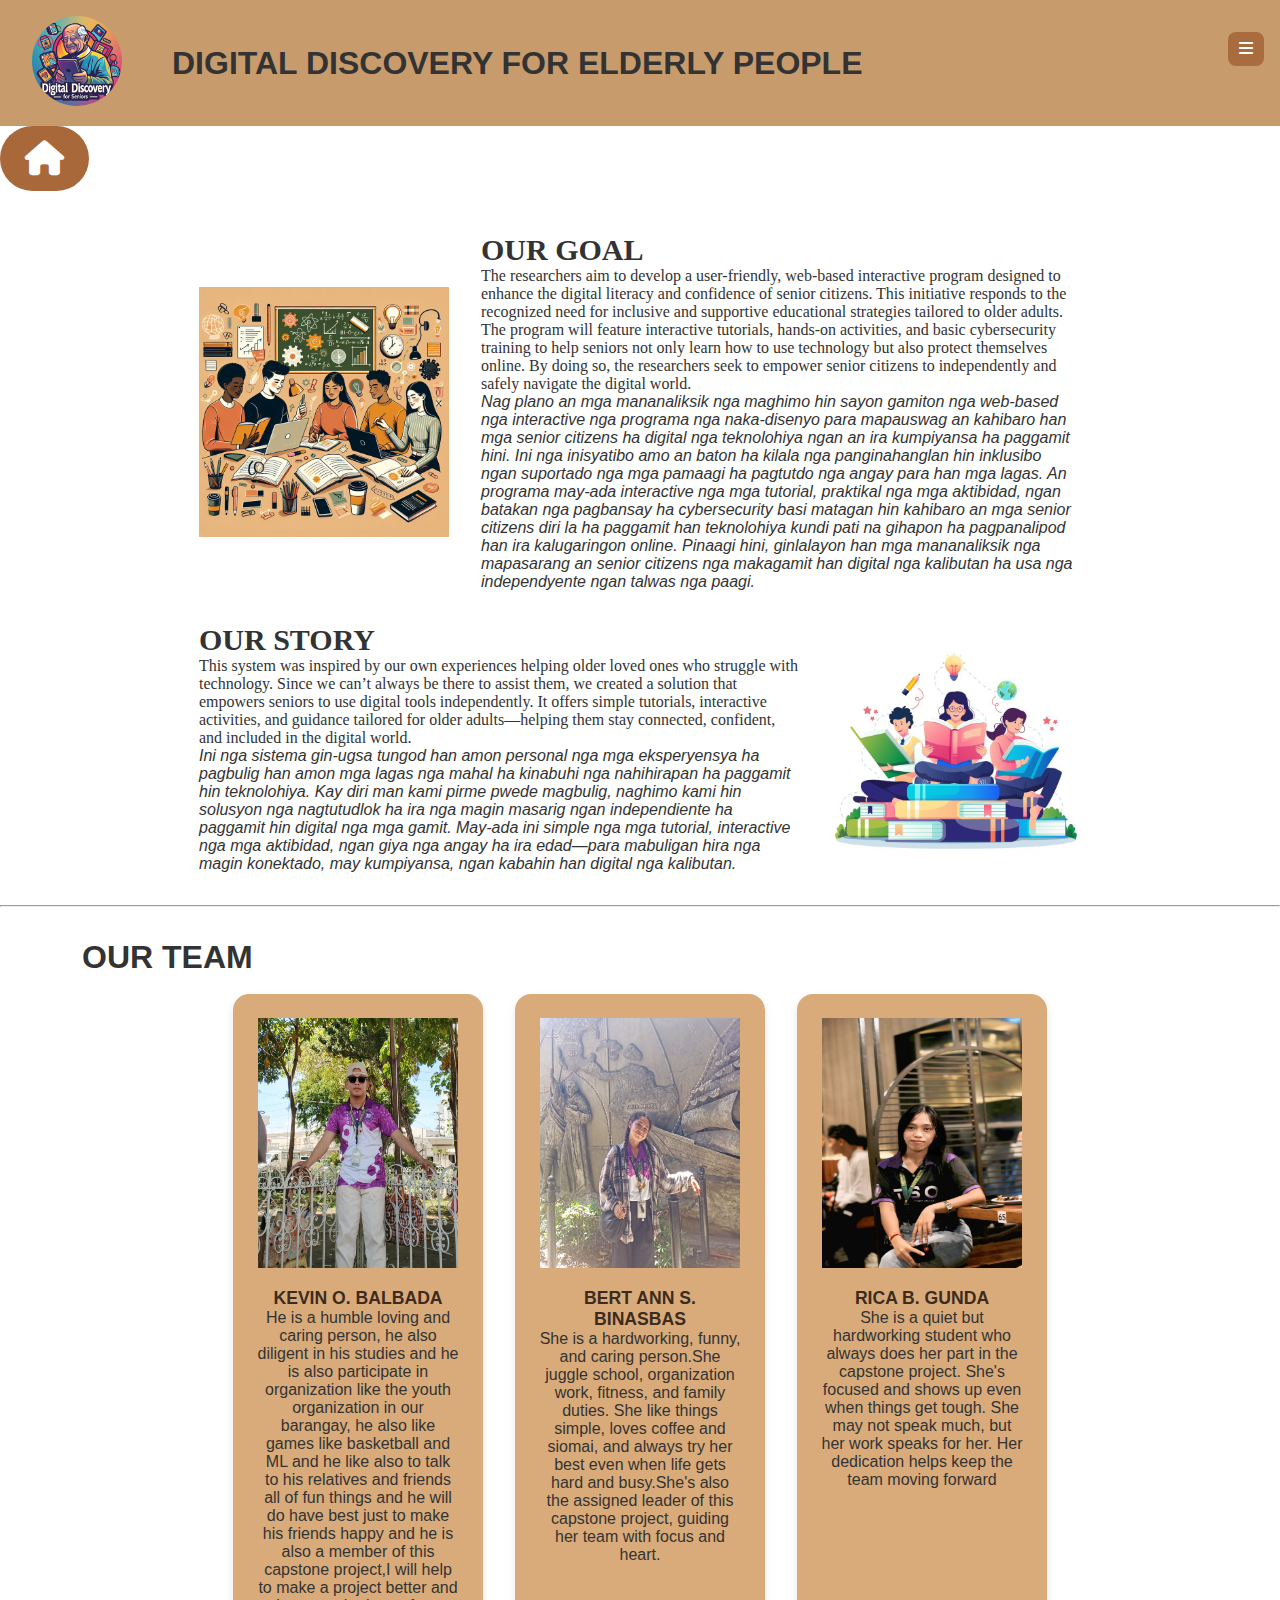
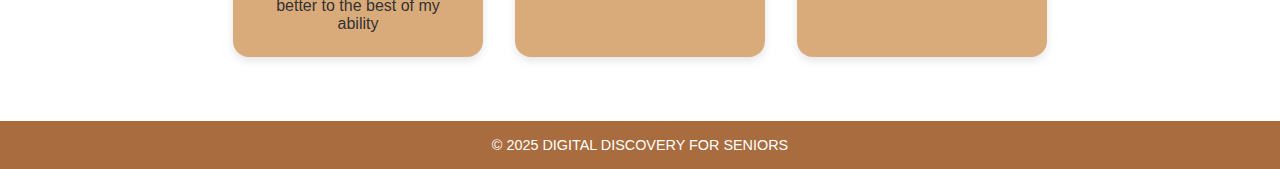
<file: about.html>
<!DOCTYPE html>
<html lang="en">

<head>
    <meta charset="UTF-8" />
    <meta name="viewport" content="width=device-width, initial-scale=1.0" />
    <title>Digital Discovery for Seniors</title>
    <link rel="shortcut icon" href="xFiles/xlogo.jpg" />
    <link rel="stylesheet" href="https://cdnjs.cloudflare.com/ajax/libs/font-awesome/6.4.0/css/all.min.css" />
    <link rel="stylesheet" href="css/css.css">
</head>

<body>

    <!-- Header -->
    <header>
        <div class="logo">
            <img src="xFiles/xlogo.jpg" alt="Logo">
        </div>
        <h1> DIGITAL DISCOVERY FOR ELDERLY PEOPLE</h1>
        <div class="menu-toggle" onclick="toggleNavbar()">
            <i class="fas fa-bars"></i>
        </div>

        <!-- Sidebar Navbar -->
        <nav class="navbar" id="navbar">
            <a href="index.html"><i class="fas fa-home"></i><span>Home</span></a>
            <a href="#home"><i class="fas fa-question"></i><span>About Us</span></a>
            <a href="index.html"><i class="fas fa-graduation-cap"></i><span>Lessons</span></a>
        </nav>
    </header>
    <a href="index.html" class="button-link1" title="Return to Home">
        <i class="fas fa-home"></i>
    </a>
    <!-- Hero Section -->
    <section id="home" class="about">
        <img src="xFiles/GOAL.jpg">
        <div class="text">
            <h3> OUR GOAL</h3>
            <span>The researchers aim to develop a user-friendly, web-based interactive program designed to enhance the
                digital literacy and confidence of senior citizens. This initiative responds to the recognized need for
                inclusive and supportive educational strategies tailored to older adults. The program will feature
                interactive tutorials, hands-on activities, and basic cybersecurity training to help seniors not only
                learn how to use technology but also protect themselves online. By doing so, the researchers seek to
                empower senior citizens to independently and safely navigate the digital world.<br>
                <em>Nag plano an mga mananaliksik nga maghimo hin sayon gamiton nga web-based nga interactive nga
                    programa nga naka-disenyo para mapauswag an kahibaro han mga senior citizens ha digital nga
                    teknolohiya ngan an ira kumpiyansa ha paggamit hini. Ini nga inisyatibo amo an baton ha kilala nga
                    panginahanglan hin inklusibo ngan suportado nga mga pamaagi ha pagtutdo nga angay para han mga
                    lagas. An programa may-ada interactive nga mga tutorial, praktikal nga mga aktibidad, ngan batakan
                    nga pagbansay ha cybersecurity basi matagan hin kahibaro an mga senior citizens diri la ha paggamit
                    han teknolohiya kundi pati na gihapon ha pagpanalipod han ira kalugaringon online. Pinaagi hini,
                    ginlalayon han mga mananaliksik nga mapasarang an senior citizens nga makagamit han digital nga
                    kalibutan ha usa nga independyente ngan talwas nga paagi.</em>
            </span>
        </div>
        <div class="text">
            <h3> OUR STORY </h3>
            <span>This system was inspired by our own experiences helping older loved ones who struggle with technology.
                Since we can’t always be there to assist them, we created a solution that empowers seniors to use
                digital tools independently. It offers simple tutorials, interactive activities, and guidance tailored
                for older adults—helping them stay connected, confident, and included in the digital world.
                <br>
                <em>Ini nga sistema gin-ugsa tungod han amon personal nga mga eksperyensya ha pagbulig han amon mga
                    lagas nga mahal ha kinabuhi nga nahihirapan ha paggamit hin teknolohiya. Kay diri man kami pirme
                    pwede magbulig, naghimo kami hin solusyon nga nagtutudlok ha ira nga magin masarig ngan
                    independiente ha paggamit hin digital nga mga gamit. May-ada ini simple nga mga tutorial,
                    interactive nga mga aktibidad, ngan giya nga angay ha ira edad—para mabuligan hira nga magin
                    konektado, may kumpiyansa, ngan kabahin han digital nga kalibutan.

                </em>
            </span>
        </div>
        <img src="xFiles/STORY.jpg">
    </section>
    <hr>
    <!-- Courses Section -->
    <section id="courses" class="courses">
        <h1>OUR TEAM</h1> <br>
        <div class="box-container">
            <div class="box1">
                <img src="xFiles/about_kevin.jpg" alt="MY Icon">
                <h3>KEVIN O. BALBADA</h3>
                <P> He is a humble loving and caring person, he also diligent in his studies and he is also participate
                    in organization like the youth organization in our barangay, he also like games like basketball and
                    ML and he like also to talk to his relatives and friends all of fun things and he will do have best
                    just to make his friends happy and he is also a member of this capstone project,I will help to make
                    a project better and better to the best of my ability
                </P>
            </div>
            <div class="box1">
                <img src="xFiles/about_bert.jpg" alt="MY Icon">
                <h3>BERT ANN S. BINASBAS</h3>
                <P> She is a hardworking, funny, and caring person.She juggle school, organization work, fitness, and
                    family
                    duties. She like things simple, loves coffee and siomai, and always try her best even when life
                    gets hard and busy.She's also the assigned leader of this capstone project, guiding her team with
                    focus and heart.
                </P>
            </div>
            <div class="box1">
                <img src="xFiles/about_rica.jpg" alt="MY Icon">
                <h3>RICA B. GUNDA</h3>
                <P>She is a quiet but hardworking student who always does her part in the capstone project. She's
                    focused and shows up even when things get tough. She may not speak much, but her work
                    speaks for her. Her dedication helps keep the team moving forward</P>
            </div>
        </div>
    </section>

    <!-- Footer -->
    <footer>
        © 2025 DIGITAL DISCOVERY FOR SENIORS
    </footer>

</body>

<script>
    function toggleNavbar() {
        document.getElementById('navbar').classList.toggle('show');
    }
</script>


</html>
</file>
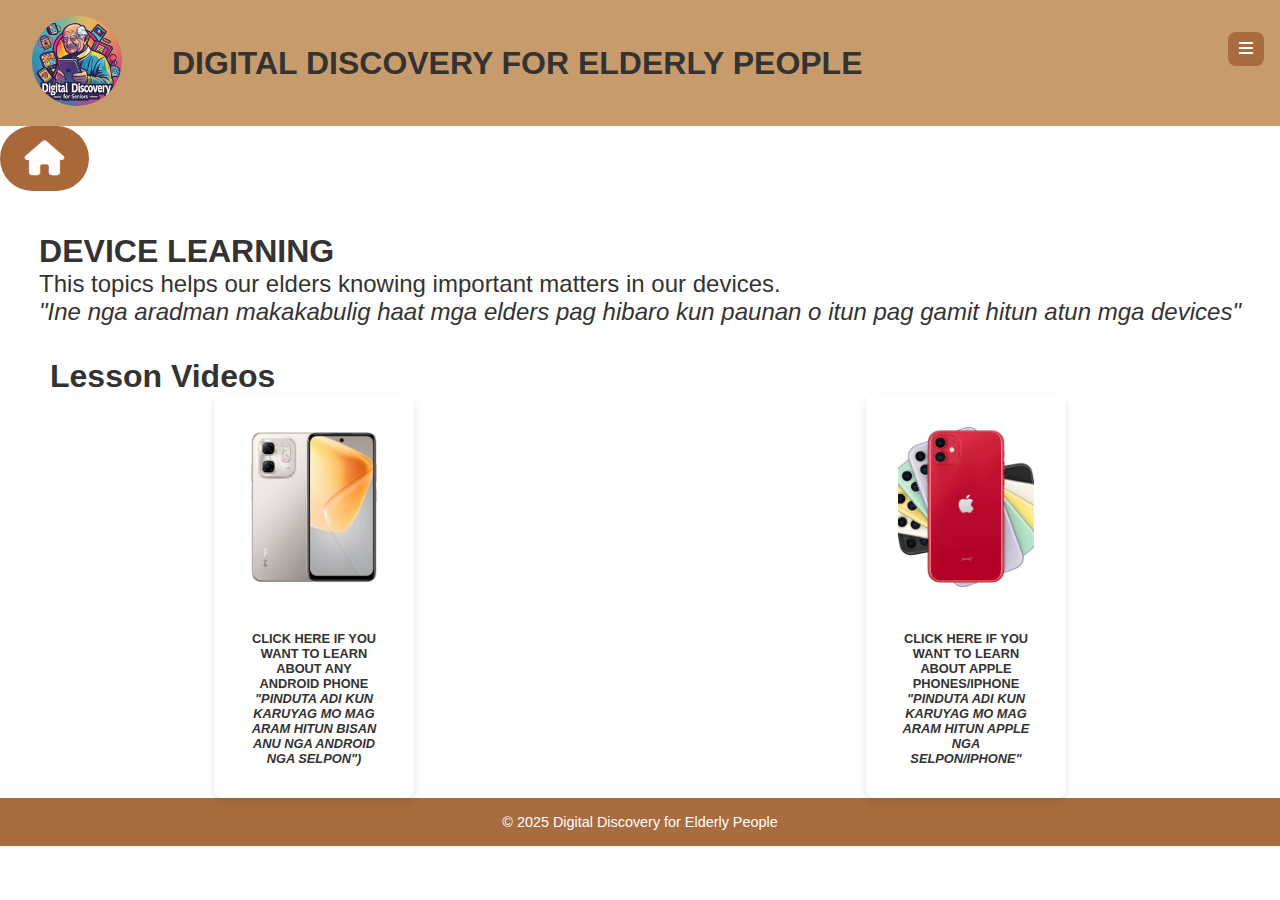
<file: device.html>
<!DOCTYPE html>
<html lang="en">

<head>
   <meta charset="UTF-8" />
   <meta name="viewport" content="width=device-width, initial-scale=1.0" />
   <title>Digital Discovery for Seniors</title>
   <link rel="shortcut icon" href="xFiles/xlogo.jpg" />
   <link rel="stylesheet" href="https://cdnjs.cloudflare.com/ajax/libs/font-awesome/6.4.0/css/all.min.css" />
   <link rel="stylesheet" href="css\css.css">
</head>

<body>

   <!-- Header -->
   <header>
      <div class="logo">
         <img src="xFiles/xlogo.jpg" alt="Logo">
      </div>
      <h1> DIGITAL DISCOVERY FOR ELDERLY PEOPLE</h1>
      <div class="menu-toggle" onclick="toggleNavbar()">
         <i class="fas fa-bars"></i>
      </div>

      <!-- Sidebar Navbar -->
      <nav class="navbar" id="navbar">
         <a href="index.html"><i class="fas fa-home"></i><span>Home</span></a>
         <a href="about.html"><i class="fas fa-question"></i><span>About Us</span></a>
         <a href="index.html"><i class="fas fa-graduation-cap"></i><span>Lessons</span></a>
      </nav>
   </header>


   <section class="playlist-details">
      <a href="index.html" class="button-link1" title="Return to Home">
         <i class="fas fa-home"></i>
       </a>
      <div class="column">
         <div class="details">
            <h3>DEVICE LEARNING</h3>
            <p>This topics helps our elders knowing important matters in our devices.
               <br> <em>"Ine nga aradman makakabulig haat mga elders pag hibaro kun paunan o itun pag gamit hitun atun
                  mga devices"</em>
            </p>
         </div>
      </div>
      </div>
   </section>

   <section class="playlist-videos">
      <h1 class="heading">Lesson Videos</h1>
      <div class="box-container">
         <a class="box" href="watch-deviceandroid.html">
            <i class="fas fa-play"></i>
            <img src="xFiles/device.jpg" alt="">
            <h3>Click here if you want to learn about any android phone
               <br><em>"Pinduta adi kun karuyag mo mag aram hitun bisan anu nga android nga selpon")</em>
            </h3>
         </a>

         <a class="box" href="watch-deviceapple.html">
            <i class="fas fa-play"></i>
            <img src="xFiles/iphone.jpg" alt="">
            <h3>Click here if you want to learn about apple phones/Iphone
               <br> <em>"Pinduta adi kun karuyag mo mag aram hitun Apple nga selpon/Iphone"</em>
            </h3>
         </a>
      </div>
   </section>

   <footer class="footer">
      &copy; 2025 Digital Discovery for Elderly People
   </footer>
</body>

<script>
   function toggleNavbar() {
      document.getElementById('navbar').classList.toggle('show');
   }
</script>

</html>
</file>
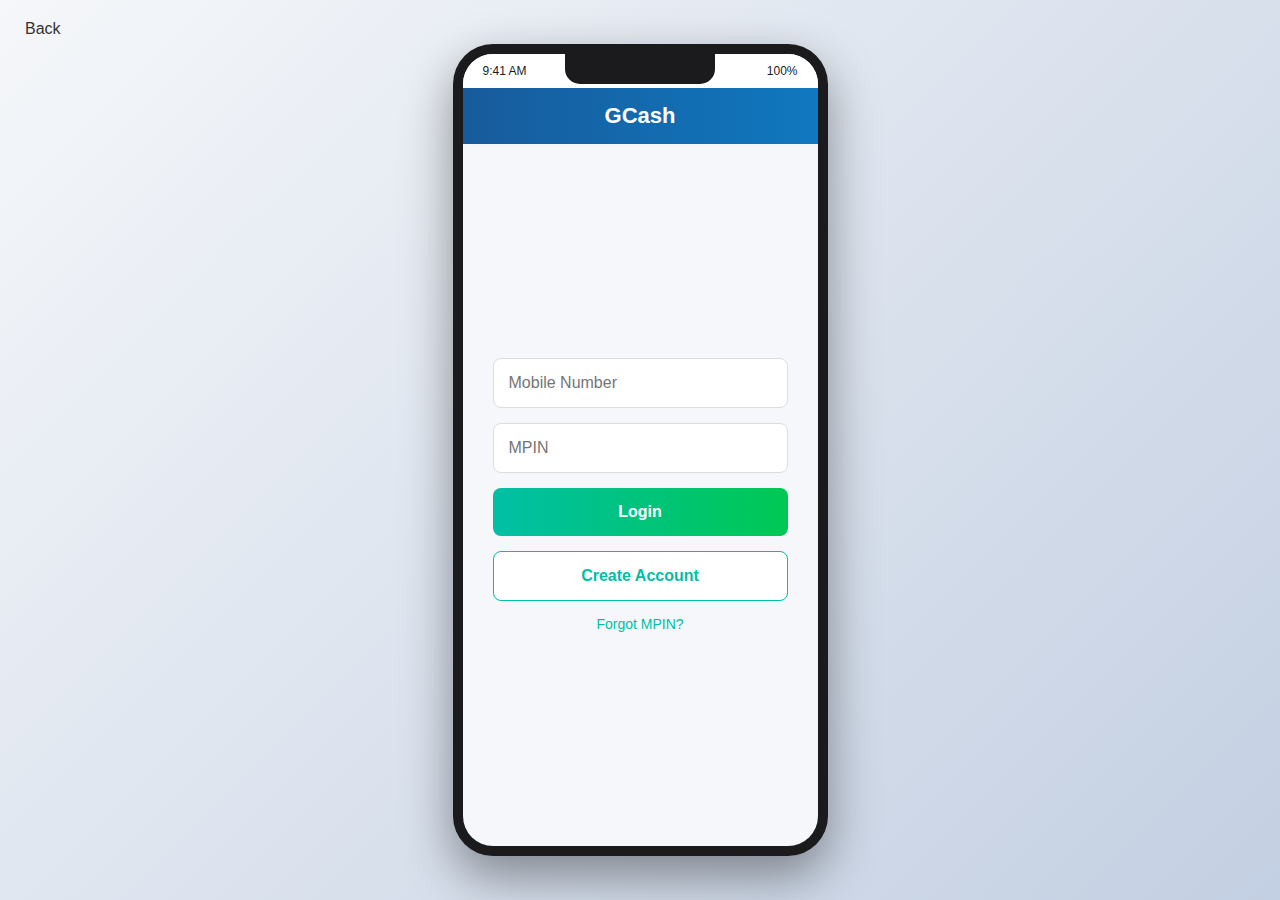
<file: mockGcash.html>
<!DOCTYPE html>
<html lang="en">
<head>
    <meta charset="UTF-8">
    <meta name="viewport" content="width=device-width, initial-scale=1.0">
    <title>GCash Mobile App Mockup</title>
    <style>
        /* Global Styles */
        * {
            margin: 0;
            padding: 0;
            box-sizing: border-box;
            font-family: 'Segoe UI', Roboto, Oxygen, Ubuntu, Cantarell, 'Open Sans', 'Helvetica Neue', sans-serif;
        }

        body {
            display: flex;
            justify-content: center;
            align-items: center;
            min-height: 100vh;
            background: linear-gradient(135deg, #f5f7fa 0%, #c3cfe2 100%);
        }

        /* Phone Frame */
        .phone {
            position: relative;
            width: 375px;
            height: 812px;
            background: #1B1B1D;
            border-radius: 40px;
            padding: 10px;
            box-shadow: 0 20px 50px rgba(0, 0, 0, 0.4);
            overflow: hidden;
        }

        /* Screen Area */
        .screen {
            width: 100%;
            height: 100%;
            background: #F5F7FA;
            border-radius: 30px;
            overflow: hidden;
            position: relative;
            display: flex;
            flex-direction: column;
        }

        /* Status Bar */
        .status-bar {
            display: flex;
            justify-content: space-between;
            padding: 10px 20px;
            background: #FFFFFF;
            font-size: 12px;
            color: #1B1B1D;
        }

        /* App Header */
        .app-header {
            display: flex;
            justify-content: space-between;
            align-items: center;
            padding: 15px 20px;
            background: linear-gradient(90deg, #175B9C 0%, #1078BF 100%);
            color: white;
        }

        .app-header h1 {
            font-size: 22px;
            font-weight: 700;
        }

        /* Account Balance */
        .balance-card {
            background: white;
            margin: 20px;
            padding: 20px;
            border-radius: 15px;
            box-shadow: 0 4px 15px rgba(0, 0, 0, 0.05);
        }

        .balance-title {
            font-size: 14px;
            color: #757575;
            margin-bottom: 5px;
        }

        .balance-amount {
            font-size: 28px;
            font-weight: 700;
            color: #1B1B1D;
            margin-bottom: 15px;
        }

        /* Quick Actions */
        .quick-actions {
            display: grid;
            grid-template-columns: repeat(4, 1fr);
            gap: 10px;
            padding: 0 20px;
            margin-bottom: 20px;
        }

        .action-item {
            display: flex;
            flex-direction: column;
            align-items: center;
            padding: 10px;
        }

        .action-icon {
            width: 50px;
            height: 50px;
            background: #E0F7FA;
            border-radius: 50%;
            display: flex;
            justify-content: center;
            align-items: center;
            margin-bottom: 8px;
            color: #00BFA5;
            font-size: 24px;
        }

        .action-label {
            font-size: 12px;
            color: #1B1B1D;
            text-align: center;
        }

        /* Recent Transactions */
        .transactions {
            flex-grow: 1;
            background: white;
            margin: 0 20px 20px;
            border-radius: 15px;
            padding: 20px;
            overflow-y: auto;
        }

        .section-header {
            display: flex;
            justify-content: space-between;
            align-items: center;
            margin-bottom: 15px;
        }

        .section-header h2 {
            font-size: 18px;
            color: #1B1B1D;
        }

        .see-all {
            font-size: 14px;
            color: #00BFA5;
            text-decoration: none;
        }

        .transaction-item {
            display: flex;
            align-items: center;
            padding: 10px 0;
            border-bottom: 1px solid #EEEEEE;
        }

        .transaction-item:last-child {
            border-bottom: none;
        }

        .transaction-icon {
            width: 40px;
            height: 40px;
            background: #E3F2FD;
            border-radius: 50%;
            display: flex;
            justify-content: center;
            align-items: center;
            margin-right: 15px;
            color: #1976D2;
        }

        .transaction-details {
            flex-grow: 1;
        }

        .transaction-name {
            font-size: 14px;
            color: #1B1B1D;
            margin-bottom: 3px;
        }

        .transaction-date {
            font-size: 12px;
            color: #9E9E9E;
        }

        .transaction-amount {
            font-size: 15px;
            font-weight: 600;
        }

        .income {
            color: #00C853;
        }

        .expense {
            color: #FF5252;
        }

        /* Navigation Bar */
        .nav-bar {
            display: flex;
            justify-content: space-around;
            padding: 15px 0;
            background: white;
            border-top: 1px solid #EEEEEE;
        }

        .nav-item {
            display: flex;
            flex-direction: column;
            align-items: center;
        }

        .nav-icon {
            font-size: 22px;
            color: #757575;
            margin-bottom: 5px;
        }

        .nav-label {
            font-size: 10px;
            color: #757575;
        }

        .active {
            color: #175B9C;
        }

        /* Icons (using ASCII characters as placeholders) */
        .icon {
            font-family: Arial, sans-serif;
            font-weight: bold;
        }

        /* Home Screen Indicator */
        .home-indicator {
            width: 130px;
            height: 5px;
            background: #1B1B1D;
            border-radius: 5px;
            margin: 15px auto 5px;
        }

        /* Notch (for iPhone X style phones) */
        .notch {
            position: absolute;
            top: 10px;
            left: 50%;
            transform: translateX(-50%);
            width: 150px;
            height: 30px;
            background: #1B1B1D;
            border-bottom-left-radius: 15px;
            border-bottom-right-radius: 15px;
            z-index: 10;
        }
    </style>
    <style>
        /* New Auth Styles */
        .auth-view {
            display: flex;
            flex-direction: column;
            height: 100%;
        }

        .auth-container {
            flex: 1;
            padding: 30px;
            display: flex;
            flex-direction: column;
            justify-content: center;
        }

        .auth-input {
            padding: 15px;
            margin-bottom: 15px;
            border: 1px solid #ddd;
            border-radius: 8px;
            font-size: 16px;
        }

        .auth-button {
            padding: 15px;
            border-radius: 8px;
            font-size: 16px;
            font-weight: bold;
            margin-bottom: 15px;
            border: none;
            cursor: pointer;
        }

        .auth-button.primary {
            background: linear-gradient(90deg, #00BFA5 0%, #00C853 100%);
            color: white;
        }

        .auth-button.secondary {
            background: white;
            color: #00BFA5;
            border: 1px solid #00BFA5;
        }

        .auth-link {
            text-align: center;
            color: #00BFA5;
            text-decoration: none;
            font-size: 14px;
        }

        .terms-text {
            font-size: 12px;
            color: #757575;
            text-align: center;
            margin-top: 20px;
        }

        a.button-link {
            text-decoration: none;
            color: #333;
            padding: 10px 15px;
            border-radius: 5px;
            display: inline-block;
            position: absolute;
            top: 10px;
            left: 10px;
        }

        /* Added Style for Hiding/Showing Views */
        .hidden {
            display: none;
        }
    </style>
</head>
<body>
    <a href="watch-maya.html" class="button-link">Back</a>
    <div class="phone">
        <div class="notch"></div>
        <div class="screen">
            <div class="auth-view" id="login-view">
                <div class="status-bar">
                    <span>9:41 AM</span>
                    <span>4G</span>
                    <span>100%</span>
                </div>

                <div class="app-header">
                    <div class="icon"></div>
                    <h1>GCash</h1>
                    <div class="icon"></div>
                </div>

                <div class="auth-container">
                    <input type="text" placeholder="Mobile Number" class="auth-input">
                    <input type="password" placeholder="MPIN" class="auth-input">
                    <button class="auth-button primary">Login</button>
                    <button class="auth-button secondary" onclick="showView('signup-view')">Create Account</button>
                    <a href="#" class="auth-link">Forgot MPIN?</a>
                </div>
            </div>

            <div class="auth-view hidden" id="signup-view">
                <div class="status-bar">
                    <span>9:41 AM</span>
                    <span>4G</span>
                    <span>100%</span>
                </div>

                <div class="app-header">
                    <div class="icon" onclick="showView('login-view')">←</div>
                    <h1>Create Account</h1>
                    <div class="icon"></div>
                </div>

                <div class="auth-container">
                    <input type="text" placeholder="Full Name" class="auth-input">
                    <input type="text" placeholder="Mobile Number" class="auth-input">
                    <input type="email" placeholder="Email Address" class="auth-input">
                    <input type="password" placeholder="Create MPIN (6 digits)" class="auth-input">
                    <button class="auth-button primary">Continue</button>
                    <div class="terms-text">
                        By signing up, you agree to our <a href="#">Terms</a> and <a href="#">Privacy Policy</a>
                    </div>
                </div>
            </div>

            <div class="auth-view hidden" id="home-view">
                <div class="status-bar">
                    <div class="icon">←</div>
                    <h1>Maya</h1>
                    <div class="icon">🔔</div>
                </div>

                <div class="balance-card">
                    <div class="balance-title">GCash Balance</div>
                    <div class="balance-amount">₱25,426.50</div>
                    <div class="quick-actions">
                        <div class="action-item">
                            <div class="action-icon icon">↑</div>
                            <div class="action-label">Send</div>
                        </div>
                        <div class="action-item">
                            <div class="action-icon icon">↓</div>
                            <div class="action-label">Receive</div>
                        </div>
                        <div class="action-item">
                            <div class="action-icon icon">💰</div>
                            <div class="action-label">Cash In</div>
                        </div>
                        <div class="action-item">
                            <div class="action-icon icon">⊕</div>
                            <div class="action-label">Load</div>
                        </div>
                    </div>
                </div>

                <div class="transactions">
                    <div class="section-header">
                        <h2>Recent Transactions</h2>
                        <a href="#" class="see-all">See All</a>
                    </div>

                    <div class="transaction-item">
                        <div class="transaction-icon icon">S</div>
                        <div class="transaction-details">
                            <div class="transaction-name">Shopee Purchase</div>
                            <div class="transaction-date">Today • 10:30 AM</div>
                        </div>
                        <div class="transaction-amount expense">-₱1,250.00</div>
                    </div>

                    <div class="transaction-item">
                        <div class="transaction-icon icon">B</div>
                        <div class="transaction-details">
                            <div class="transaction-name">BPI Transfer</div>
                            <div class="transaction-date">Yesterday • 3:15 PM</div>
                        </div>
                        <div class="transaction-amount income">+₱5,000.00</div>
                    </div>

                    <div class="transaction-item">
                        <div class="transaction-icon icon">G</div>
                        <div class="transaction-details">
                            <div class="transaction-name">GCash Transfer</div>
                            <div class="transaction-date">Yesterday • 9:45 AM</div>
                        </div>
                        <div class="transaction-amount expense">-₱500.00</div>
                    </div>

                    <div class="transaction-item">
                        <div class="transaction-icon icon">G</div>
                        <div class="transaction-details">
                            <div class="transaction-name">GCash Rewards</div>
                            <div class="transaction-date">Mar 15 • 12:00 AM</div>
                        </div>
                        <div class="transaction-amount income">+₱12.45</div>
                    </div>
                </div>

                <div class="nav-bar">
                    <div class="nav-item">
                        <div class="nav-icon icon active">⌂</div>
                        <div class="nav-label active">Home</div>
                    </div>
                    <div class="nav-item">
                        <div class="nav-icon icon">≡</div>
                        <div class="nav-label">Products</div>
                    </div>
                    <div class="nav-item">
                        <div class="nav-icon icon">+</div>
                        <div class="nav-label">Pay</div>
                        <div class="nav-item">
                            <div class="nav-icon icon">⚙</div>
                            <div class="nav-label">Settings</div>
                        </div>
                    </div>
    
                    <div class="home-indicator"></div>
                </div>
            </div>
        </div>
    
        <script>
            function showView(viewId) {
                const views = document.querySelectorAll('.auth-view');
                views.forEach(view => {
                    view.classList.add('hidden');
                });
                document.getElementById(viewId).classList.remove('hidden');
            }
        </script>
    </body>
    </html>
</file>
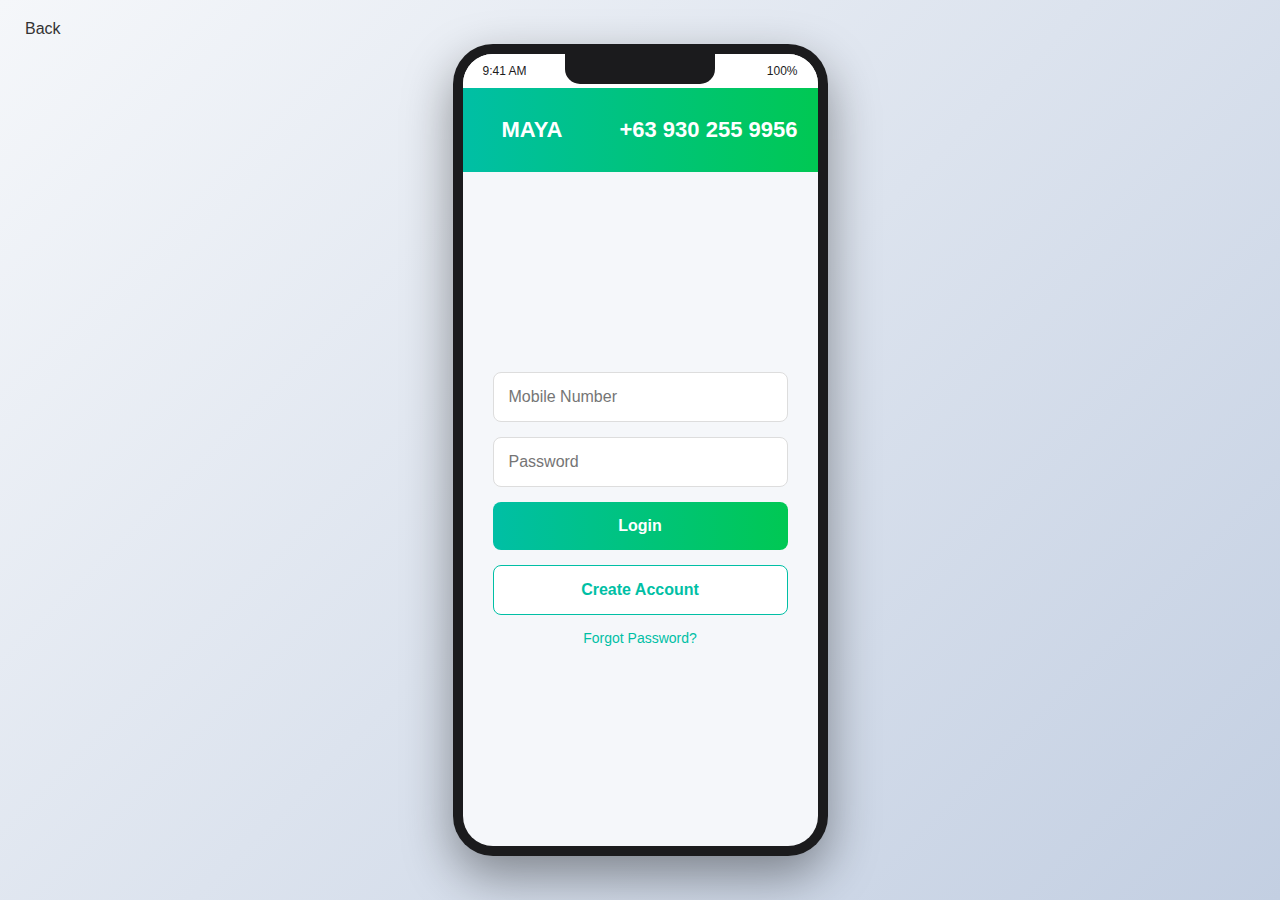
<file: mockMaya.html>
<!DOCTYPE html>
<html lang="en">
<head>
    <meta charset="UTF-8">
    <meta name="viewport" content="width=device-width, initial-scale=1.0">
    <title>Maya Bank Mobile App Mockup</title>
    <style>
        /* Global Styles */
        * {
            margin: 0;
            padding: 0;
            box-sizing: border-box;
            font-family: 'Segoe UI', Roboto, Oxygen, Ubuntu, Cantarell, 'Open Sans', 'Helvetica Neue', sans-serif;
        }

        body {
            display: flex;
            justify-content: center;
            align-items: center;
            min-height: 100vh;
            background: linear-gradient(135deg, #f5f7fa 0%, #c3cfe2 100%);
        }

        /* Phone Frame */
        .phone {
            position: relative;
            width: 375px;
            height: 812px;
            background: #1B1B1D;
            border-radius: 40px;
            padding: 10px;
            box-shadow: 0 20px 50px rgba(0, 0, 0, 0.4);
            overflow: hidden;
        }

        /* Screen Area */
        .screen {
            width: 100%;
            height: 100%;
            background: #F5F7FA;
            border-radius: 30px;
            overflow: hidden;
            position: relative;
            display: flex;
            flex-direction: column;
        }

        /* Status Bar */
        .status-bar {
            display: flex;
            justify-content: space-between;
            padding: 10px 20px;
            background: #FFFFFF;
            font-size: 12px;
            color: #1B1B1D;
        }

        /* App Header */
        .app-header {
            display: flex;
            justify-content: space-between;
            align-items: center;
            padding: 15px 20px;
            background: linear-gradient(90deg, #00BFA5 0%, #00C853 100%);
            color: white;
        }

        .app-header h1 {
            font-size: 22px;
            font-weight: 700;
        }

        /* Account Balance */
        .balance-card {
            background: white;
            margin: 20px;
            padding: 20px;
            border-radius: 15px;
            box-shadow: 0 4px 15px rgba(0, 0, 0, 0.05);
        }

        .balance-title {
            font-size: 14px;
            color: #757575;
            margin-bottom: 5px;
        }

        .balance-amount {
            font-size: 28px;
            font-weight: 700;
            color: #1B1B1D;
            margin-bottom: 15px;
        }

        /* Quick Actions */
        .quick-actions {
            display: grid;
            grid-template-columns: repeat(2, 1fr); /* Changed to 2 columns for better mobile layout */
            gap: 10px;
            padding: 0 20px;
            margin-bottom: 20px;
        }

        .action-item {
            display: flex;
            flex-direction: column;
            align-items: center;
            padding: 10px;
        }

        .action-icon {
            width: 50px;
            height: 50px;
            background: #E0F7FA;
            border-radius: 50%;
            display: flex;
            justify-content: center;
            align-items: center;
            margin-bottom: 8px;
            color: #00BFA5;
            font-size: 24px;
        }

        .action-label {
            font-size: 12px;
            color: #1B1B1D;
            text-align: center;
        }

        /* Recent Transactions */
        .transactions {
            flex-grow: 1;
            background: white;
            margin: 0 20px 20px;
            border-radius: 15px;
            padding: 20px;
            overflow-y: auto;
        }

        .section-header {
            display: flex;
            justify-content: space-between;
            align-items: center;
            margin-bottom: 15px;
        }

        .section-header h2 {
            font-size: 18px;
            color: #1B1B1D;
        }

        .see-all {
            font-size: 14px;
            color: #00BFA5;
            text-decoration: none;
        }

        .transaction-item {
            display: flex;
            align-items: center;
            padding: 10px 0;
            border-bottom: 1px solid #EEEEEE;
        }

        .transaction-item:last-child {
            border-bottom: none;
        }

        .transaction-icon {
            width: 40px;
            height: 40px;
            background: #E3F2FD;
            border-radius: 50%;
            display: flex;
            justify-content: center;
            align-items: center;
            margin-right: 15px;
            color: #1976D2;
        }

        .transaction-details {
            flex-grow: 1;
        }

        .transaction-name {
            font-size: 14px;
            color: #1B1B1D;
            margin-bottom: 3px;
        }

        .transaction-date {
            font-size: 12px;
            color: #9E9E9E;
        }

        .transaction-amount {
            font-size: 15px;
            font-weight: 600;
        }

        .income {
            color: #00C853;
        }

        .expense {
            color: #FF5252;
        }

        /* Navigation Bar */
        .nav-bar {
            display: flex;
            justify-content: space-around;
            padding: 15px 0;
            background: white;
            border-top: 1px solid #EEEEEE;
        }

        .nav-item {
            display: flex;
            flex-direction: column;
            align-items: center;
        }

        .nav-icon {
            font-size: 22px;
            color: #757575;
            margin-bottom: 5px;
        }

        .nav-label {
            font-size: 10px;
            color: #757575;
        }

        .active {
            color: #00BFA5;
        }

        /* Home Screen Indicator */
        .home-indicator {
            width: 130px;
            height: 5px;
            background: #1B1B1D;
            border-radius: 5px;
            margin: 15px auto 5px;
        }

        /* Notch (for iPhone X style phones) */
        .notch {
            position: absolute;
            top: 10px;
            left: 50%;
            transform: translateX(-50%);
            width: 150px;
            height: 30px;
            background: #1B1B1D;
            border-bottom-left-radius: 15px;
            border-bottom-right-radius: 15px;
            z-index: 10;
        }

        /* New Auth Styles */
        .auth-view {
            display: flex;
            flex-direction: column;
            height: 100%;
        }

        .auth-container {
            flex: 1;
            padding: 30px;
            display: flex;
            flex-direction: column;
            justify-content: center;
        }

        .auth-input {
            padding: 15px;
            margin-bottom: 15px;
            border: 1px solid #ddd;
            border-radius: 8px;
            font-size: 16px;
        }

        .auth-button {
            padding: 15px;
            border-radius: 8px;
            font-size: 16px;
            font-weight: bold;
            margin-bottom: 15px;
            border: none;
            cursor: pointer;
        }

        .auth-button.primary {
            background: linear-gradient(90deg, #00BFA5 0%, #00C853 100%);
            color: white;
        }

        .auth-button.secondary {
            background: white;
            color: #00BFA5;
            border: 1px solid #00BFA5;
        }

        .auth-link {
            text-align: center;
            color: #00BFA5;
            text-decoration: none;
            font-size: 14px;
        }

        .terms-text {
            font-size: 12px;
            color: #757575;
            text-align: center;
            margin-top: 20px;
        }

        a.button-link {
            text-decoration: none;
            color: #333;
            padding: 10px 15px;
            border-radius: 5px;
            display: inline-block;
            position: absolute; /* Added for better positioning */
            top: 10px;
            left: 10px; /* Adjust as needed */
        }
    </style>
</head>
<body>
    <a href="watch-maya.html" class="button-link">Back</a>
    <div class="phone">
        <div class="notch"></div>
        <div class="screen">
            <!-- Login/Signup Views -->
            <div class="auth-view" id="login-view">
                <div class="status-bar">
                    <span>9:41 AM</span>
                    <span>4G</span>
                    <span>100%</span>
                </div>

                <div class="app-header">
                    <div class="icon"></div>
                    <h1>MAYA</h1><br><br><br>
                    <div class="icon"></div>
                    <h1>+63 930 255 9956</h1>
                </div>

                <div class="auth-container">
                    <input type="text" placeholder="Mobile Number" class="auth-input" required>
                    <input type="password" placeholder="Password" class="auth-input" required>
                    <button class="auth-button primary" onclick="showView('home-view')">Login</button>
                    <button class="auth-button secondary" onclick="showView('signup-view')">Create Account</button>
                    <a href="#" class="auth-link">Forgot Password?</a>
                </div>
            </div>

            <div class="auth-view" id="signup-view" style="display:none">
                <div class="status-bar">
                    <span>9:41 AM</span>
                    <span>4G</span>
                    <span>100%</span>
                </div>

                <div class="app-header">
                    <div class="icon" onclick="showView('login-view')">←</div>
                    <h1>Create Account</h1>
                    <div class="icon"></div>
                </div>

                <div class="auth-container">
                    <input type="text" placeholder="Full Name" class="auth-input">
                    <input type="text" placeholder="Mobile Number" class="auth-input">
                    <input type="email" placeholder="Email Address" class="auth-input">
                    <input type="password" placeholder="Create Password" class="auth-input">
                    <button class="auth-button primary">Continue</button>
                    <div class="terms-text">
                        By signing up, you agree to our <a href="#">Terms</a> and <a href="#">Privacy Policy</a>
                    </div>
                </div>
            </div>

            <!-- Home View (hidden initially) -->
            <div class="auth-view" id="home-view" style="display:none">
                <div class="status-bar">
                    <div class="icon" onclick="showView('login-view')">←</div>
                    <h1>Maya</h1>
                    <div class="icon">🔔</div>
                </div>

                <div class="balance-card">
                    <div class="balance-title">Current Balance</div>
                    <div class="balance-amount">₱25,426.50</div>
                    <div class="quick-actions">
                        <div class="action-item">
                            <div class="action-icon icon">↑</div>
                            <div class="action-label">Send</div>
                        </div>
                        <div class="action-item">
                            <div class="action-icon icon">↓</div>
                            <div class="action-label">Receive</div>
                        </div>
                        <div class="action-item">
                            <div class="action-icon icon">$</div>
                            <div class="action-label">Pay Bills</div>
                        </div>
                        <div class="action-item">
                            <div class="action-icon icon">⊕</div>
                            <div class="action-label">Load</div>
                        </div>
                    </div>
                </div>

                <div class="transactions">
                    <div class="section-header">
                        <h2>Recent Transactions</h2>
                        <a href="#" class="see-all">See All</a>
                    </div>

                    <div class="transaction-item">
                        <div class="transaction-icon icon">S</div>
                        <div class="transaction-details">
                            <div class="transaction-name">Shopee Purchase</div>
                            <div class="transaction-date">Today • 10:30 AM</div>
                        </div>
                        <div class="transaction-amount expense">-₱1,250.00</div>
                    </div>

                    <div class="transaction-item">
                        <div class="transaction-icon icon">B</div>
                        <div class="transaction-details">
                            <div class="transaction-name">BPI Transfer</div>
                            <div class="transaction-date">Yesterday • 3:15 PM</div>
                        </div>
                        <div class="transaction-amount income">+₱5,000.00</div>
                    </div>

                    <div class="transaction-item">
                        <div class="transaction-icon icon">G</div>
                        <div class="transaction-details">
                            <div class="transaction-name">GCash Transfer</div>
                            <div class="transaction-date">Yesterday • 9:45 AM</div>
                        </div>
                        <div class="transaction-amount expense">-₱500.00</div>
                    </div>

                    <div class="transaction-item">
                        <div class="transaction-icon icon">M</div>
                        <div class="transaction-details">
                            <div class="transaction-name">Maya Savings Interest</div>
                            <div class="transaction-date">Mar 15 • 12:00 AM</div>
                        </div>
                        <div class="transaction-amount income">+₱12.45</div>
                    </div>
                </div>

                <div class="nav-bar">
                    <div class="nav-item">
                        <div class="nav-icon icon active">⌂</div>
                        <div class="nav-label active">Home</div>
                    </div>
                    <div class="nav-item">
                        <div class="nav-icon icon">≡</div>
                        <div class="nav-label">Products</div>
                    </div>
                    <div class="nav-item">
                        <div class="nav-icon icon">+</div>
                        <div class="nav-label">Pay</div>
                    </div>
                    <div class="nav-item">
                        <div class="nav-icon icon">⚙</div>
                        <div class="nav-label">Settings</div>
                    </div>                </div>

                    <div class="home-indicator"></div>
                </div>
            </div>
        </div>
    
        <script>
            function showView(viewId) {
                const views = document.querySelectorAll('.auth-view');
                views.forEach(view => view.style.display = 'none');
                document.getElementById(viewId).style.display = 'flex';
            }
            function showView(viewId) {
                const views = document.querySelectorAll('.auth-view');
                views.forEach(view => view.style.display = 'none');
                document.getElementById(viewId).style.display = 'flex';
            }
        </script>
    </body>
    </html>
</file>
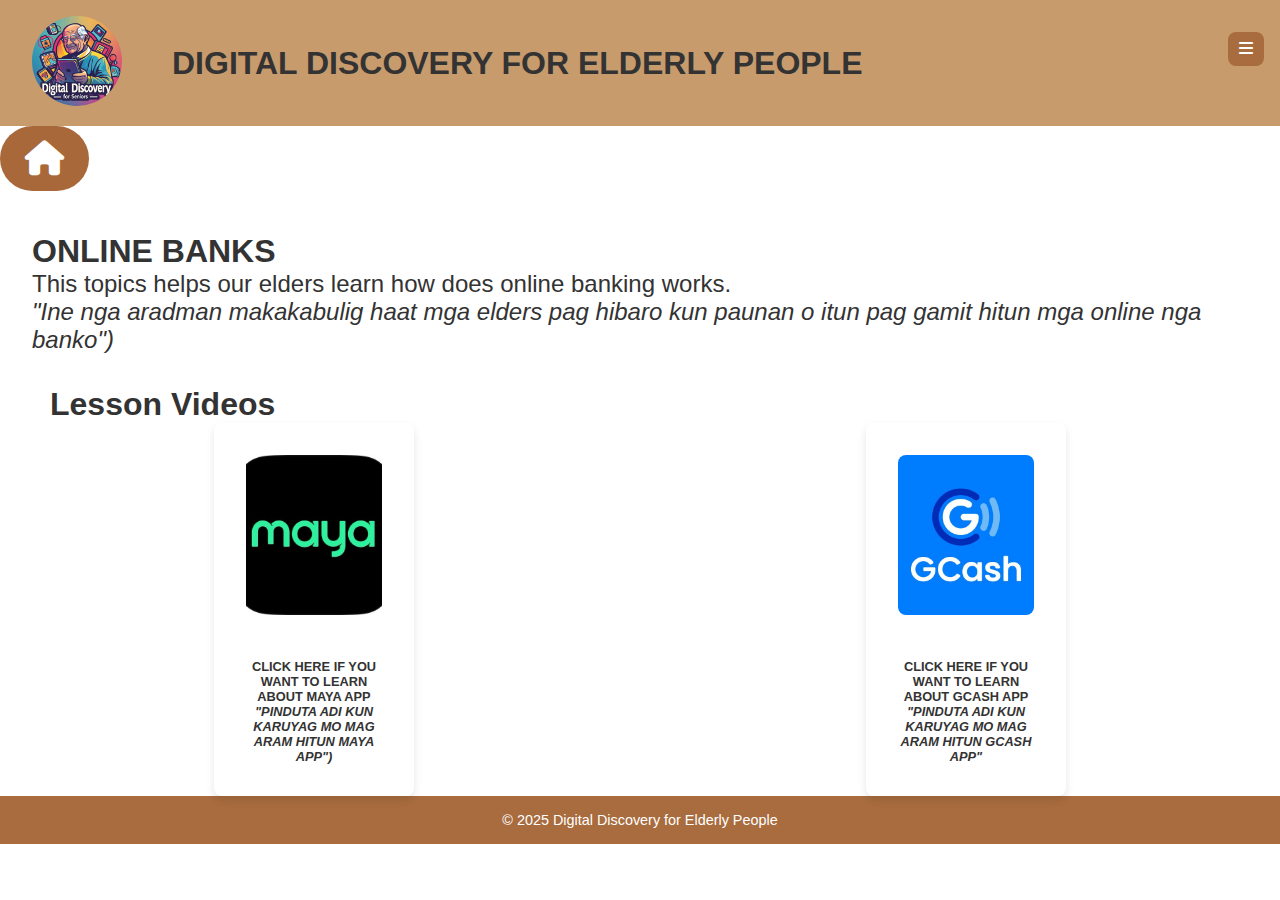
<file: onlinebanks.html>
<!DOCTYPE html>
<html lang="en">

<head>
   <meta charset="UTF-8" />
   <meta name="viewport" content="width=device-width, initial-scale=1.0" />
   <title>Digital Discovery for Seniors</title>
   <link rel="shortcut icon" href="xFiles/xlogo.jpg" />
   <link rel="stylesheet" href="https://cdnjs.cloudflare.com/ajax/libs/font-awesome/6.4.0/css/all.min.css" />
   <link rel="stylesheet" href="css\css.css">
</head>

<body>

   <!-- Header -->
   <header>
      <div class="logo">
         <img src="xFiles/xlogo.jpg" alt="Logo">
      </div>
      <h1> DIGITAL DISCOVERY FOR ELDERLY PEOPLE</h1>
      <div class="menu-toggle" onclick="toggleNavbar()">
         <i class="fas fa-bars"></i>
      </div>

      <!-- Sidebar Navbar -->
      <nav class="navbar" id="navbar">
         <a href="index.html"><i class="fas fa-home"></i><span>Home</span></a>
         <a href="about.html"><i class="fas fa-question"></i><span>About Us</span></a>
         <a href="index.html#courses"><i class="fas fa-graduation-cap"></i><span>Lessons</span></a>
      </nav>
   </header>


   <section class="playlist-details">
      <a href="index.html" class="button-link1" title="Return to Home">
         <i class="fas fa-home"></i>
       </a>
      <div class="column">
         <div class="details">
            <h3>ONLINE BANKS</h3>
            <p>This topics helps our elders learn how does online banking works. 
               <br> <em>"Ine nga aradman makakabulig haat mga elders pag hibaro kun paunan o itun pag gamit hitun mga online nga banko")</em></p>
         </div>
      </div>
      </div>
   </section>

   <section class="playlist-videos">
      <h1 class="heading">Lesson Videos</h1>
      <div class="box-container">
         <a class="box" href="watch-maya.html">
            <i class="fas fa-play"></i>
            <img src="xFiles/maya.jpg" alt="">
            <h3>Click here if you want to learn about Maya app <br><em>"Pinduta adi kun karuyag mo mag aram hitun MAYA
                  APP")</em></h3>
         </a>

         <a class="box" href="watch-gcash.html">
            <i class="fas fa-play"></i>
            <img src="xFiles/gcash.jpg" alt="">
            <h3>Click here if you want to learn about gcash app <br> <em>"Pinduta adi kun karuyag mo mag aram hitun
                  Gcash APP"</em></h3>
         </a>
      </div>
   </section>

   <footer class="footer">
      &copy; 2025 Digital Discovery for Elderly People
   </footer>
</body>

<script>
   function toggleNavbar() {
      document.getElementById('navbar').classList.toggle('show');
   }
</script>

</html>
</file>
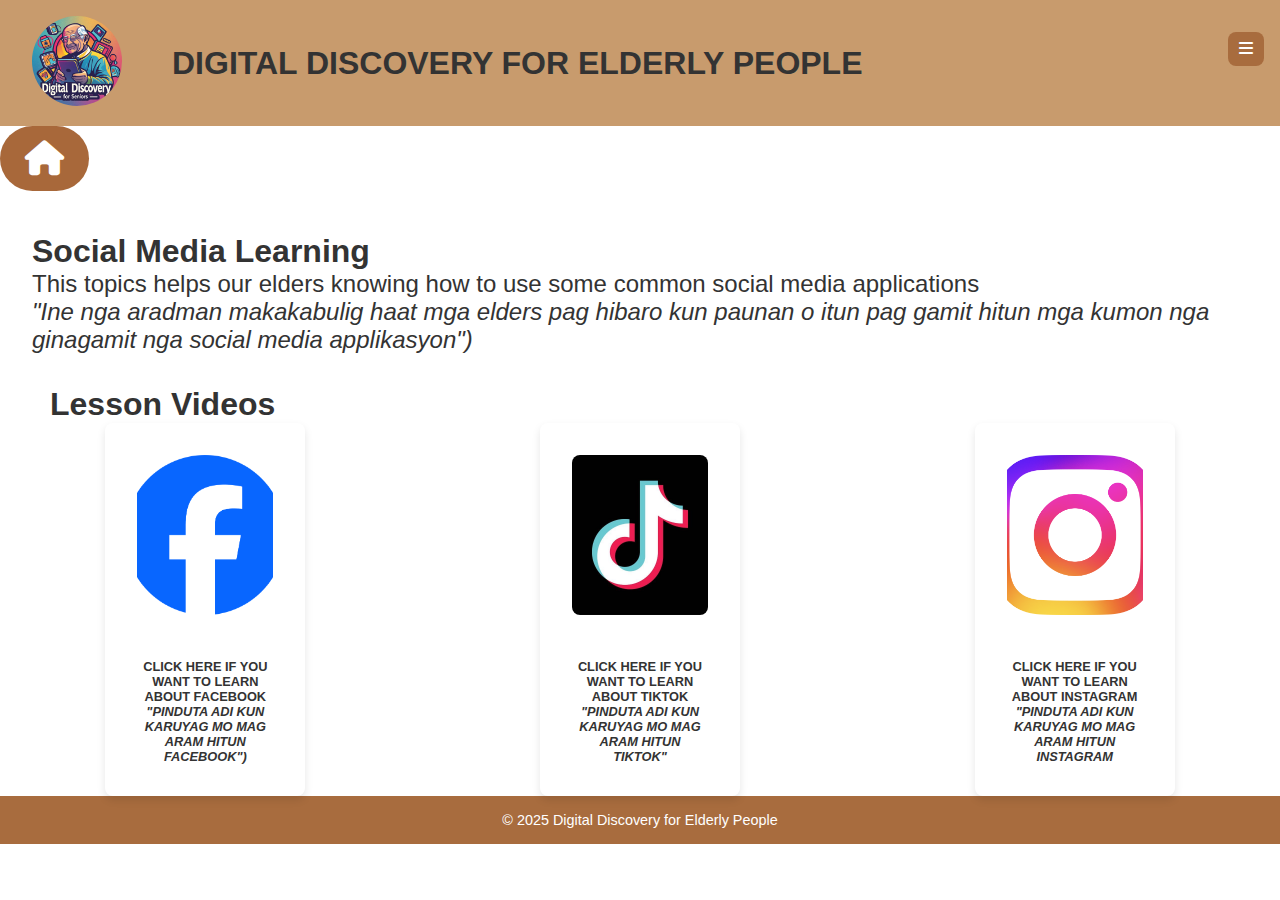
<file: social.html>
<!DOCTYPE html>
<html lang="en">

<head>
   <meta charset="UTF-8" />
   <meta name="viewport" content="width=device-width, initial-scale=1.0" />
   <title>Digital Discovery for Seniors</title>
   <link rel="shortcut icon" href="xFiles/xlogo.jpg" />
   <link rel="stylesheet" href="https://cdnjs.cloudflare.com/ajax/libs/font-awesome/6.4.0/css/all.min.css" />
   <link rel="stylesheet" href="css\css.css">
</head>

<body>

   <!-- Header -->
   <header>
      <div class="logo">
         <img src="xFiles/xlogo.jpg" alt="Logo">
      </div>
      <h1> DIGITAL DISCOVERY FOR ELDERLY PEOPLE</h1>
      <div class="menu-toggle" onclick="toggleNavbar()">
         <i class="fas fa-bars"></i>
      </div>

      <!-- Sidebar Navbar -->
      <nav class="navbar" id="navbar">
         <a href="index.html"><i class="fas fa-home"></i><span>Home</span></a>
         <a href="about.html"><i class="fas fa-question"></i><span>About Us</span></a>
         <a href="index.html#courses"><i class="fas fa-graduation-cap"></i><span>Lessons</span></a>
      </nav>
   </header>


   <section class="playlist-details">
      <a href="index.html" class="button-link1" title="Return to Home">
         <i class="fas fa-home"></i>
       </a>
      <div class="column">
         <div class="details">
            <h3>Social Media Learning</h3>
            <p>This topics helps our elders knowing how to use some common social media applications
               <br> <em>"Ine nga aradman makakabulig haat mga elders pag hibaro kun paunan o itun pag gamit hitun mga kumon nga ginagamit nga social media applikasyon")</em>
            </p>
         </div>
      </div>
      </div>
   </section>

   <section class="playlist-videos">
      <h1 class="heading">Lesson Videos</h1>
      <div class="box-container">
         <a class="box" href="watch-socialfb.html">
            <i class="fas fa-play"></i>
            <img src="xFiles/fb.png" alt="">
            <h3>Click here if you want to learn about Facebook
               <br><em>"Pinduta adi kun karuyag mo mag aram hitun Facebook")</em>
            </h3>
         </a>

         <a class="box" href="watch-socialtiktok.html">
            <i class="fas fa-play"></i>
            <img src="xFiles/tiktok.jpg" alt="">
            <h3>Click here if you want to learn about tiktok
               <br> <em>"Pinduta adi kun karuyag mo mag aram hitun tiktok"</em>
            </h3>
         </a>

         <a class="box" href="watch-socialig.html">
            <i class="fas fa-play"></i>
            <img src="xFiles/ig.png" alt="">
            <h3>Click here if you want to learn about Instagram
               <br> <em>"Pinduta adi kun karuyag mo mag aram hitun Instagram</em>
            </h3>
         </a>
      </div>
   </section>

   <footer class="footer">
      &copy; 2025 Digital Discovery for Elderly People
   </footer>
</body>

<script>
   function toggleNavbar() {
      document.getElementById('navbar').classList.toggle('show');
   }
</script>

</html>
</file>
<file: css/css.css>
* {
  margin: 0;
  padding: 0;
  box-sizing: border-box;
  font-family: 'Segoe UI', sans-serif;
}

html {
  scroll-behavior: smooth;
}

body {
  background: #ffffff;
  color: #333;
}

a.button-link,
.box {
  text-decoration: none;
  color: #333;
  padding: 10px 15px;
  border-radius: 5px;
  display: inline-block;
}

/* Header */
header {
  background: #c89b6d;
  padding: 1rem 2rem;
  display: flex;
  align-items: center;
}

.logo img {
  width: 90px;
  height: auto;
  border-radius: 50%;
}

h1 {
  align-items: center;
  margin-left: 50PX;
}

/* Sidebar styles */
.navbar {
  position: fixed;
  right: 0;
  top: 0;
  height: 100vh;
  width: 220px;
  background: #a86c3e;
  padding-top: 5rem;
  display: flex;
  flex-direction: column;
  gap: 1.5rem;
  transform: translateX(100%);
  transition: transform 0.3s ease;
  z-index: 1000;
}

.navbar.show {
  transform: translateX(0);
}

.navbar a {
  color: white;
  text-decoration: none;
  padding: 1rem 2rem;
  font-size: 1.2rem;
  display: flex;
  align-items: center;
  gap: 1rem;
  transition: background 0.2s;
}

.navbar a:hover {
  background: #7c4f2c;
}

/* Toggle button */
.menu-toggle {
  position: fixed;
  top: 2rem;
  right: 1rem;
  background: #a86c3e;
  color: white;
  padding: 0.5rem 0.7rem;
  border-radius: 0.5rem;
  cursor: pointer;
  z-index: 1100;
  align-items: center;
}

/* Hero Section */
.home-grid {
  display: flex;
  flex-direction: row;
  flex-wrap: wrap;
  gap: 2rem;
  padding: 2rem;
  align-items: center;
  justify-content: center;
}

/* Text Content (Left Side) */
.home-grid .text {
  flex: 1 1 400px;
  max-width: 600px;
}

/* English Quote */
.home-grid blockquote {
  font-size: 1.5rem;
  margin-bottom: 1.5rem;
  line-height: 1.6;
}

/* Waray Translation */
.home-grid .waray {
  font-size: 1rem;
  margin-bottom: 1.5rem;
  line-height: 1.6;
}

/* Image (Right Side) */
.home-grid .image {
  flex: 1 1 300px;
  display: flex;
  justify-content: center;
}

.home-grid .image img {
  max-width: 100%;
  height: 500px;
  border-radius: 8px;
  mask-image: radial-gradient(ellipse at center, black 50%, transparent 100%);
  -webkit-mask-image: radial-gradient(ellipse at center, black 50%, transparent 100%);
}

/*about*/
.about {
  display: flex;
  flex-wrap: wrap;
  justify-content: center;
  align-items: center;
  padding: 2rem 2rem;
  gap: 2rem;
}

.about .text {
  max-width: 600px;
}

.about .text span{
  font-size: 100%;
  font-family: 'Segoe UI';
}

.about .text h3{
  font-size: 30px;
  font-family: 'Segoe UI';
}

.about blockquote {
  font-size: 200%;
  margin-bottom: 1.5rem;
  line-height: 1.6;
}

.about img {
  width: 250px;
}

.bttn {
  display: flex;
  gap: 1rem;
}

/* Buttons */
.button-link1 {
  display: inline-flex;
  align-items: center;
  gap: 10px; /* spacing between icon and text */
  background-color: #a8683a;
  color: white;
  padding: 15px 25px;
  border-radius: 50px;
  text-decoration: none;
  font-size: 16px;
  text-align: center;
  transition: background-color 0.3s ease;
  margin-bottom: 10px;
}

.button-link1 i {
  font-size: 35px;
}

.button-link1 em {
  font-style: italic;
}


.button-link1:hover {
  background-color: #7c4f2c;
}

.bttn button {
  background: #a86c3e;
  color: white;
  border: none;
  padding: 0.8rem 1.5rem;
  font-size: 1rem;
  border-radius: 2rem;
  display: flex;
  align-items: center;
  gap: .5rem;
  cursor: pointer;
  transition: 0.3s;
}

.bttn button:hover {
  background: #7c4f2c;
}

.home-grid img {
  width: 500px;

}

/* Course Cards */
.courses {
  padding: 2rem 2rem 4rem;
}

.box-container {
  display: flex;
  flex-wrap: wrap;
  gap: 2rem;
  justify-content: center;
}

.box {
  background: #d9ab7a;
  width: 200px;
  padding: 1.5rem;
  border-radius: 1rem;
  text-align: center;
  box-shadow: 0 4px 8px rgba(0, 0, 0, 0.1);
  transition: transform 0.3s ease;
  /* Smooth transition */
}

.box:hover {
  transform: scale(1.05);
  /* Slight grow effect */
}

.box img {
  width: 100%;
  height: auto;
  margin-bottom: 1rem;
}

.box h3 {
  text-transform: uppercase;
  font-size: 1rem;
  color: #3c2b1e;
}

.box1 {
  background: #d9ab7a;
  width: 250px;
  padding: 1.5rem;
  border-radius: 1rem;
  text-align: center;
  box-shadow: 0 4px 8px rgba(0, 0, 0, 0.1);
  transition: transform 0.3s ease;
  /* Smooth transition */
}

.box1:hover {
  transform: scale(1.05);
  /* Slight grow effect */
}

.box1 img {
  width: 200px;
  height: 250px;
  margin-bottom: 1rem;
  align-self: center;
}

.box1 h3 {
  text-transform: uppercase;
  font-size: 1.1rem;
  color: #3c2b1e;
}

.box2 {
  margin-top: 10em;
  text-align: center;
  background: #f2ddc4;
  width: 100%;
  padding: 1.5rem;
  box-shadow: 0 4px 8px rgba(0, 0, 0, 0.1);
}

.box2 h2 em{
  font-size: 30px;
  font-family: 'Times New Roman', Times, serif;
  text-align: center;
}

/*playlist*/
.playlist-details .column {
  display: flex;
  align-items: center;
  flex-wrap: wrap;
  background-color: var(--white);
  padding: 2rem;
  justify-content: center;
  align-content: center;
}

.playlist-details .column h3 {
  font-size: 2rem;
}

.playlist-details .column p {
  font-size: 1.5rem;
}

.playlist-videos .box-container {
  display: grid;
  grid-template-columns: repeat(auto-fit, minmax(15rem, 1fr));
  gap: 1.5rem;
  justify-content: center;
  align-items: flex-start;
  justify-items: center;
}

.playlist-videos .box-container .box {
  background-color: var(--white);
  border-radius: .5rem;
  padding: 2rem;
  position: relative;
}

.playlist-videos .box-container .box i {
  position: absolute;
  top: 2rem;
  left: 2rem;
  right: 2rem;
  bottom: 2rem;
  height: 10rem;
  border-radius: .5rem;
  background-color: rgba(0, 0, 0, .3);
  display: flex;
  align-items: center;
  justify-content: center;
  font-size: 5rem;
  color: #fff;
  display: none;
}

.playlist-videos .box-container .box:hover i {
  display: flex;
}

.playlist-videos .box-container .box img {
  width: 100%;
  height: 10rem;
  object-fit: cover;
  border-radius: .5rem;
}

.playlist-videos .box-container .box h3 {
  margin-top: 1.5rem;
  font-size: .8rem;
  color: var(--black);
}

.playlist-videos .box-container .box:hover h3 {
  color: var(--main-color);
}

/* Watch Video Section */
.watch-video {
  margin: auto;
  display: flex;
  flex-wrap: wrap;
  align-items: flex-start;
  justify-content: center;
  gap: 20px;
  padding: 10px;
}

.video-wrapper {
  flex: 1 1 300px;
  height: max-content;
  background-color: #fff;
  padding: 15px;
  display: flex;
  flex-direction: column;
  align-items: center;
}

.video-wrapper video{
  align-self: center;
}

.main-video {
  margin-bottom: 7px;
  width: 55%;
  max-width: 600px;
  height: 600px;
  align-self: center;
}

.main-vid-title {
  font-size: 20px;
  color: #444;
}

.video-list-container {
  flex: 1 1 300px;
  border-left: 2px solid #eee;
  background-color: #fff;
  padding: 10px 10px 10px 35px;
}

.list {
  display: flex;
  align-items: center;
  gap: 15px;
  padding: 10px;
  border: 1px solid #eee;
  cursor: pointer;
  border-radius: 5px;
  margin-bottom: 10px;
}

.list:last-child {
  margin-bottom: 0;
}

.list.active {
  background-color: #d9ab7a;
}

.list:hover {
  background-color: #d9ab7a;
}

.watch-video .video-list-container .list.active .list-title {
  color: #fff;
}

.list-video {
  width: 100px;
  border-radius: 5px;
}

.list-title {
  font-size: 17px;
  color: #444;
}

/* Content Section */
.content-section {
  background-color: #fefae0;
}

.content h3 {
  text-align: left;
  font-size: 35px;
}

.content {
  max-width: 800px;
  margin: 1rem auto;
}

.description {
  line-height: 1.6;
  text-align: left;
  font-family: 'Arial Narrow';
  font-size: 1.5rem;
}



/* Footer */
footer {
  background: #a86c3e;
  color: white;
  text-align: center;
  padding: 1rem;
  font-size: 0.9rem;
}

/* === Responsive Styles === */
@media (max-width: 768px) {

  /* Navbar toggle */
  .navbar {
    position: fixed;
    right: -100%;
    /* Hidden offscreen by default */
    top: 0;
    height: 100vh;
    width: 220px;
    background: #a86c3e;
    padding-top: 5rem;
    display: flex;
    flex-direction: column;
    gap: 1.5rem;
    transition: right 0.3s ease;
    z-index: 1000;
  }

  .navbar.show {
    right: 0;
    /* Slide in when toggled */
  }

  /* Hero section: stack text and image */
  .home-grid {
    flex-direction: column;
    text-align: center;
    padding: 1.5rem;
  }

  .home-grid .text,
  .home-grid .image {
    width: 100%;
  }

  .home-grid .image img {
    max-width: 280px;
    width: 100%;
    height: auto;
    margin: 0 auto;
  }

  /* Buttons in hero */
  .bttn {
    display: flex;
    flex-direction: column;
    gap: 1rem;
    align-items: center;
    margin-top: 1rem;
  }

  .bttn button {
    width: 90%;
    max-width: 250px;
    font-size: 1rem;
  }

  /* Course cards */
  .box-container {
    flex-direction: column;
    align-items: center;
  }

  .box {
    width: 90%;
  }

  .button-link1 i {
    font-size: 30px;
  }
}

/* Extra small screens */
@media (max-width: 500px) {
  .home-grid blockquote {
    font-size: 1rem;
  }

  .home-grid .waray {
    font-size: 0.9rem;
  }

  .home-grid .image img {
    max-width: 220px;
    height: auto;
  }

  .button-link1 i {
    font-size: 30px;
  }

  footer {
    font-size: 0.9rem;
    padding: 1rem;
  }
}
</file>
